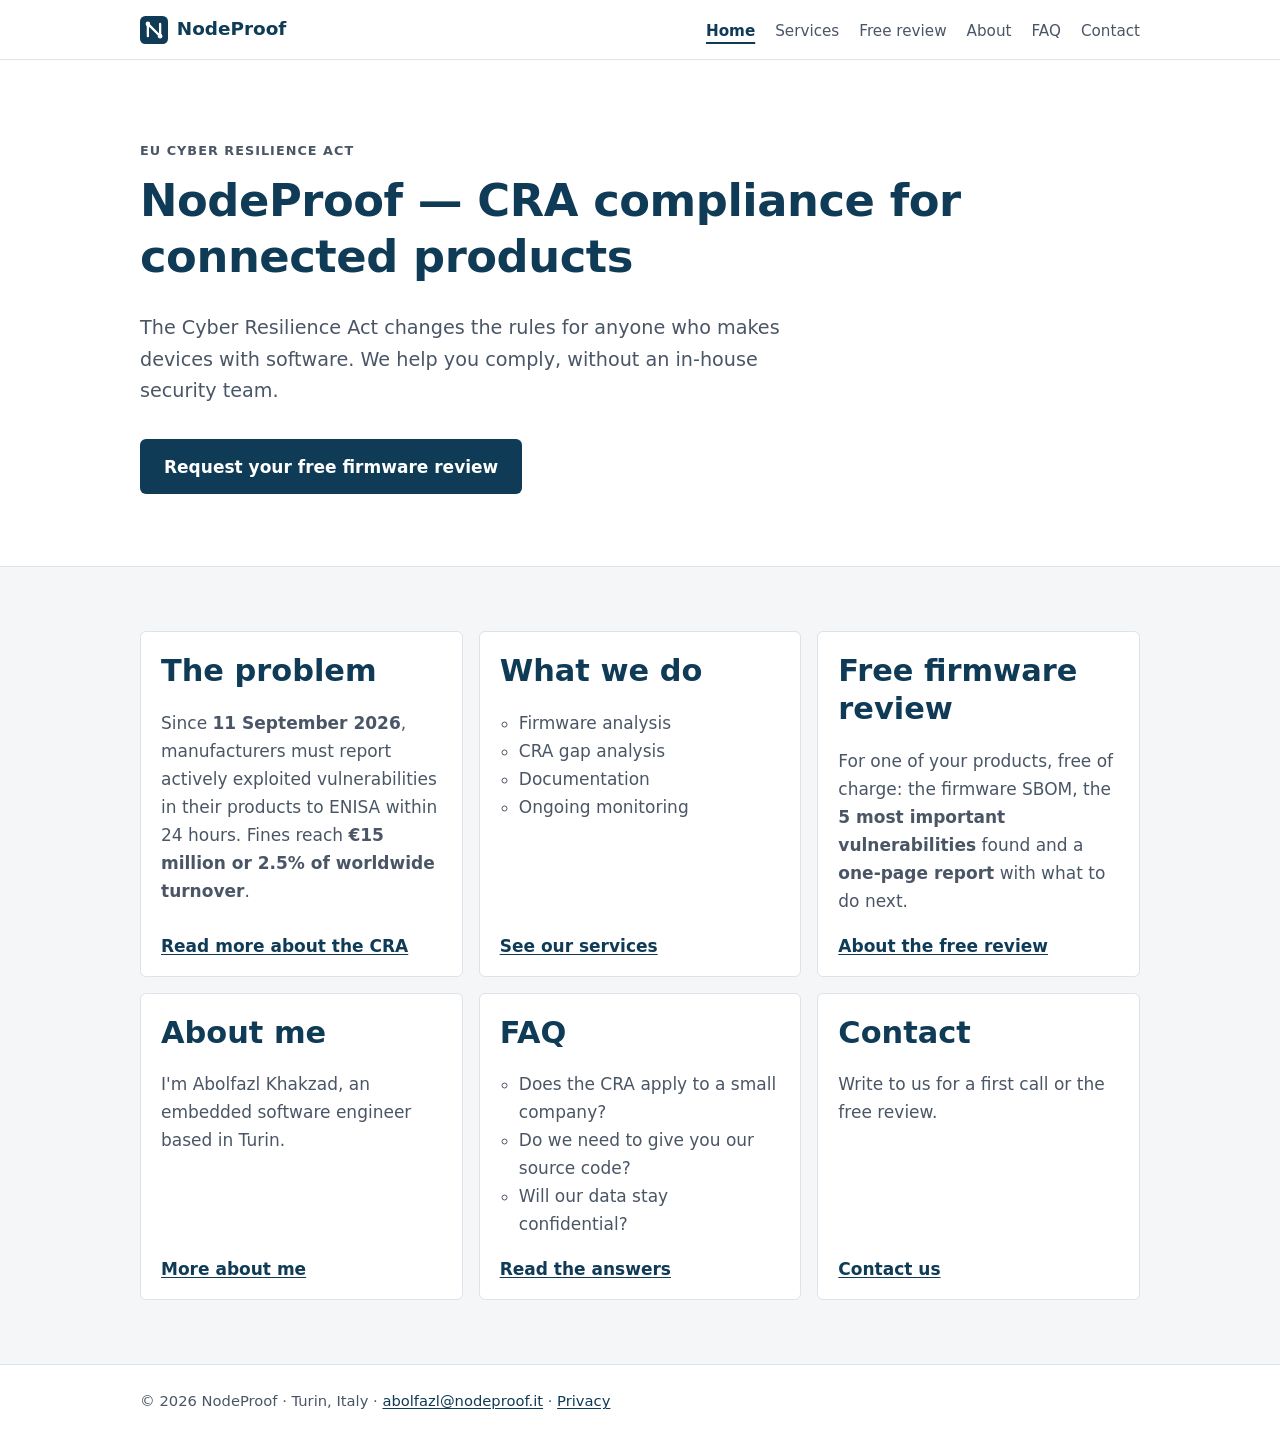
<file: index.html>
<!doctype html>
<html lang="en">
<head>
  <meta charset="utf-8">
  <meta name="viewport" content="width=device-width, initial-scale=1">
  <meta http-equiv="Content-Security-Policy" content="default-src 'self'; img-src 'self'; style-src 'self'; script-src 'none'; object-src 'none'; base-uri 'self'; form-action 'self' https://forminit.com">
  <meta name="referrer" content="strict-origin-when-cross-origin">
  <title>NodeProof — CRA compliance for connected products</title>
  <meta name="description" content="NodeProof helps manufacturers of connected products comply with the EU Cyber Resilience Act: firmware SBOM, vulnerability analysis, CRA gap analysis and documentation.">
  <link rel="icon" href="favicon.svg" type="image/svg+xml">
  <link rel="stylesheet" href="style.css">
  <meta property="og:type" content="website">
  <meta property="og:site_name" content="NodeProof">
  <meta property="og:url" content="https://nodeproof.it/">
  <meta property="og:title" content="NodeProof — CRA compliance for connected products">
  <meta property="og:description" content="NodeProof helps manufacturers of connected products comply with the EU Cyber Resilience Act: firmware SBOM, vulnerability analysis, CRA gap analysis and documentation.">
  <meta property="og:image" content="https://nodeproof.it/og-image-v2.png">
  <meta property="og:image:width" content="2400">
  <meta property="og:image:height" content="1254">
  <meta property="og:image:alt" content="NodeProof logo with the text: CRA compliance for connected products, nodeproof.it">
  <meta name="twitter:card" content="summary_large_image">
</head>
<body>
  <a class="skip" href="#main">Skip to content</a>

  <header class="site-header">
    <div class="wrap header-inner">
      <a class="brand" href="index.html" aria-label="NodeProof home">
        <img src="favicon.svg" alt="" width="28" height="28">
        <span>NodeProof</span>
      </a>
      <nav aria-label="Main">
        <ul>
          <li><a href="index.html" aria-current="page">Home</a></li>
          <li><a href="services.html">Services</a></li>
          <li><a href="free-review.html">Free review</a></li>
          <li><a href="about.html">About</a></li>
          <li><a href="faq.html">FAQ</a></li>
          <li><a href="contact.html">Contact</a></li>
        </ul>
      </nav>
    </div>
  </header>

  <main id="main">
    <section class="hero">
      <div class="wrap">
        <p class="eyebrow">EU Cyber Resilience Act</p>
        <h1>NodeProof — CRA compliance for connected products</h1>
        <p class="lead">The Cyber Resilience Act changes the rules for anyone who makes devices with software. We help you comply, without an in-house security team.</p>
        <a class="btn" href="contact.html">Request your free firmware review</a>
      </div>
    </section>

    <section class="section alt">
      <div class="wrap">
        <ul class="teasers">
          <li>
            <h2>The problem</h2>
            <p>Since <strong>11 September 2026</strong>, manufacturers must report actively exploited vulnerabilities in their products to ENISA within 24 hours. Fines reach <strong>€15 million or 2.5% of worldwide turnover</strong>.</p>
            <a class="more" href="services.html#problem">Read more about the CRA</a>
          </li>
          <li>
            <h2>What we do</h2>
            <ul>
              <li>Firmware analysis</li>
              <li>CRA gap analysis</li>
              <li>Documentation</li>
              <li>Ongoing monitoring</li>
            </ul>
            <a class="more" href="services.html#services">See our services</a>
          </li>
          <li>
            <h2>Free firmware review</h2>
            <p>For one of your products, free of charge: the firmware SBOM, the <strong>5 most important vulnerabilities</strong> found and a <strong>one-page report</strong> with what to do next.</p>
            <a class="more" href="free-review.html">About the free review</a>
          </li>
          <li>
            <h2>About me</h2>
            <p>I'm Abolfazl Khakzad, an embedded software engineer based in Turin.</p>
            <a class="more" href="about.html">More about me</a>
          </li>
          <li>
            <h2>FAQ</h2>
            <ul>
              <li>Does the CRA apply to a small company?</li>
              <li>Do we need to give you our source code?</li>
              <li>Will our data stay confidential?</li>
            </ul>
            <a class="more" href="faq.html">Read the answers</a>
          </li>
          <li>
            <h2>Contact</h2>
            <p>Write to us for a first call or the free review.</p>
            <a class="more" href="contact.html">Contact us</a>
          </li>
        </ul>
      </div>
    </section>
  </main>

  <footer class="site-footer">
    <div class="wrap">
      <p>© 2026 NodeProof · Turin, Italy · <a href="mailto:abolfazl@nodeproof.it">abolfazl@nodeproof.it</a> · <a href="privacy.html">Privacy</a></p>
    </div>
  </footer>
</body>
</html>
</file>
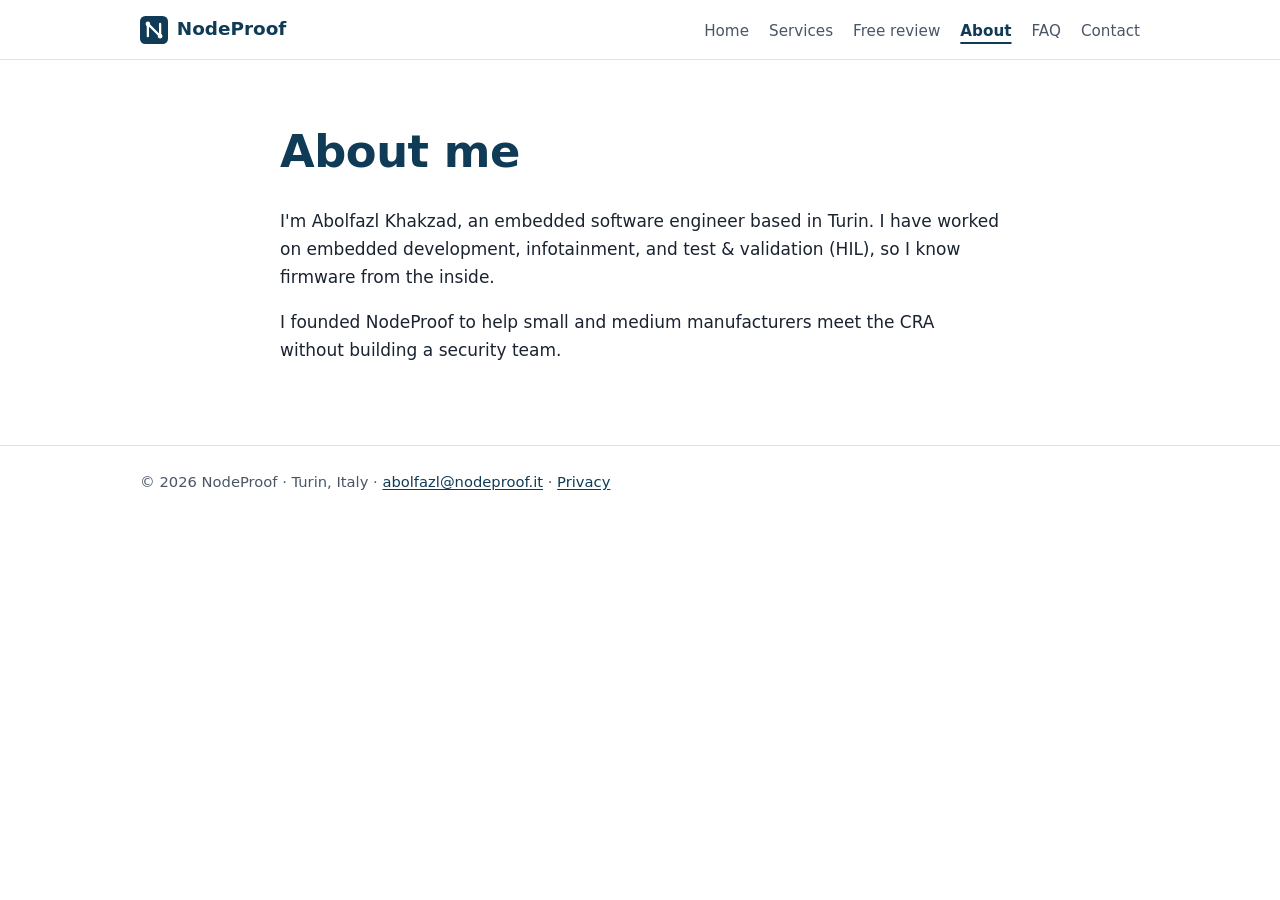
<file: about.html>
<!doctype html>
<html lang="en">
<head>
  <meta charset="utf-8">
  <meta name="viewport" content="width=device-width, initial-scale=1">
  <meta http-equiv="Content-Security-Policy" content="default-src 'self'; img-src 'self'; style-src 'self'; script-src 'none'; object-src 'none'; base-uri 'self'; form-action 'self' https://forminit.com">
  <meta name="referrer" content="strict-origin-when-cross-origin">
  <title>About — NodeProof</title>
  <meta name="description" content="Abolfazl Khakzad, embedded software engineer in Turin and founder of NodeProof.">
  <link rel="icon" href="favicon.svg" type="image/svg+xml">
  <link rel="stylesheet" href="style.css">
  <meta property="og:type" content="website">
  <meta property="og:site_name" content="NodeProof">
  <meta property="og:url" content="https://nodeproof.it/about.html">
  <meta property="og:title" content="About — NodeProof">
  <meta property="og:description" content="Abolfazl Khakzad, embedded software engineer in Turin and founder of NodeProof.">
  <meta property="og:image" content="https://nodeproof.it/og-image-v2.png">
  <meta property="og:image:width" content="2400">
  <meta property="og:image:height" content="1254">
  <meta property="og:image:alt" content="NodeProof logo with the text: CRA compliance for connected products, nodeproof.it">
  <meta name="twitter:card" content="summary_large_image">
</head>
<body>
  <a class="skip" href="#main">Skip to content</a>

  <header class="site-header">
    <div class="wrap header-inner">
      <a class="brand" href="index.html" aria-label="NodeProof home">
        <img src="favicon.svg" alt="" width="28" height="28">
        <span>NodeProof</span>
      </a>
      <nav aria-label="Main">
        <ul>
          <li><a href="index.html">Home</a></li>
          <li><a href="services.html">Services</a></li>
          <li><a href="free-review.html">Free review</a></li>
          <li><a href="about.html" aria-current="page">About</a></li>
          <li><a href="faq.html">FAQ</a></li>
          <li><a href="contact.html">Contact</a></li>
        </ul>
      </nav>
    </div>
  </header>

  <main id="main">
    <section id="about" class="section">
      <div class="wrap narrow">
        <h1>About me</h1>
        <p>I'm Abolfazl Khakzad, an embedded software engineer based in Turin. I have worked on embedded development, infotainment, and test &amp; validation (HIL), so I know firmware from the inside.</p>
        <p>I founded NodeProof to help small and medium manufacturers meet the CRA without building a security team.</p>
      </div>
    </section>
  </main>

  <footer class="site-footer">
    <div class="wrap">
      <p>© 2026 NodeProof · Turin, Italy · <a href="mailto:abolfazl@nodeproof.it">abolfazl@nodeproof.it</a> · <a href="privacy.html">Privacy</a></p>
    </div>
  </footer>
</body>
</html>
</file>
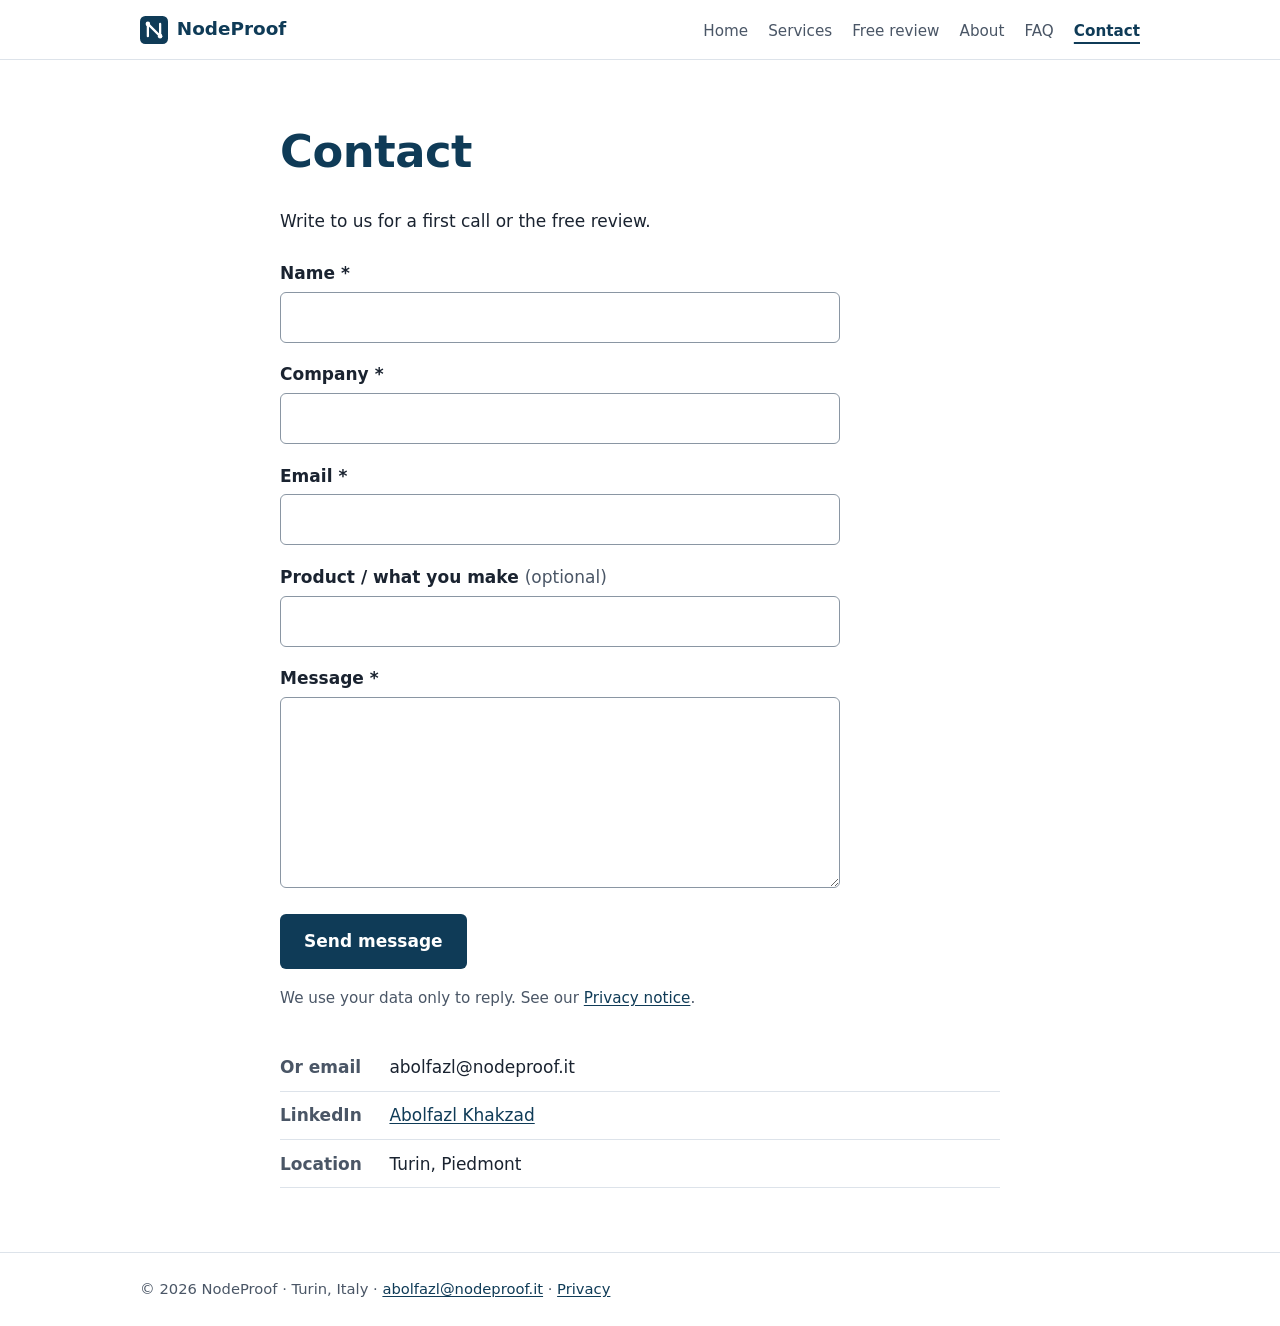
<file: contact.html>
<!doctype html>
<html lang="en">
<head>
  <meta charset="utf-8">
  <meta name="viewport" content="width=device-width, initial-scale=1">
  <meta http-equiv="Content-Security-Policy" content="default-src 'self'; img-src 'self'; style-src 'self'; script-src 'none'; object-src 'none'; base-uri 'self'; form-action 'self' https://forminit.com">
  <meta name="referrer" content="strict-origin-when-cross-origin">
  <title>Contact — NodeProof</title>
  <meta name="description" content="Contact NodeProof for a first call or a free firmware review.">
  <link rel="icon" href="favicon.svg" type="image/svg+xml">
  <link rel="stylesheet" href="style.css">
  <meta property="og:type" content="website">
  <meta property="og:site_name" content="NodeProof">
  <meta property="og:url" content="https://nodeproof.it/contact.html">
  <meta property="og:title" content="Contact — NodeProof">
  <meta property="og:description" content="Contact NodeProof for a first call or a free firmware review.">
  <meta property="og:image" content="https://nodeproof.it/og-image-v2.png">
  <meta property="og:image:width" content="2400">
  <meta property="og:image:height" content="1254">
  <meta property="og:image:alt" content="NodeProof logo with the text: CRA compliance for connected products, nodeproof.it">
  <meta name="twitter:card" content="summary_large_image">
</head>
<body>
  <a class="skip" href="#main">Skip to content</a>

  <header class="site-header">
    <div class="wrap header-inner">
      <a class="brand" href="index.html" aria-label="NodeProof home">
        <img src="favicon.svg" alt="" width="28" height="28">
        <span>NodeProof</span>
      </a>
      <nav aria-label="Main">
        <ul>
          <li><a href="index.html">Home</a></li>
          <li><a href="services.html">Services</a></li>
          <li><a href="free-review.html">Free review</a></li>
          <li><a href="about.html">About</a></li>
          <li><a href="faq.html">FAQ</a></li>
          <li><a href="contact.html" aria-current="page">Contact</a></li>
        </ul>
      </nav>
    </div>
  </header>

  <main id="main">
    <section id="contact" class="section">
      <div class="wrap narrow">
        <h1>Contact</h1>
        <p>Write to us for a first call or the free review.</p>

        <form class="form" action="https://forminit.com/f/ra4a14yf1hd" method="POST">
          <div>
            <label for="name">Name <span aria-hidden="true">*</span></label>
            <input id="name" name="fi-text-name" type="text" autocomplete="name" required maxlength="100">
          </div>
          <div>
            <label for="company">Company <span aria-hidden="true">*</span></label>
            <input id="company" name="fi-sender-company" type="text" autocomplete="organization" required>
          </div>
          <div>
            <label for="email">Email <span aria-hidden="true">*</span></label>
            <input id="email" name="fi-sender-email" type="email" autocomplete="email" required>
          </div>
          <div>
            <label for="product">Product / what you make <span class="opt">(optional)</span></label>
            <input id="product" name="fi-text-product" type="text">
          </div>
          <div>
            <label for="message">Message <span aria-hidden="true">*</span></label>
            <textarea id="message" name="fi-text-message" rows="6" required></textarea>
          </div>
          <div class="hp" aria-hidden="true">
            <label for="website">Leave this field empty</label>
            <input id="website" name="_gotcha" type="text" tabindex="-1" autocomplete="off">
          </div>
          <button class="btn" type="submit">Send message</button>
          <p class="note">We use your data only to reply. See our <a href="privacy.html">Privacy notice</a>.</p>
        </form>

        <ul class="contact fallback">
          <li><span class="label">Or email</span> abolfazl@nodeproof.it</li>
          <li><span class="label">LinkedIn</span> <a href="https://www.linkedin.com/in/abolfazl-khakzad" rel="noopener noreferrer">Abolfazl Khakzad</a></li>
          <li><span class="label">Location</span> Turin, Piedmont</li>
        </ul>
      </div>
    </section>
  </main>

  <footer class="site-footer">
    <div class="wrap">
      <p>© 2026 NodeProof · Turin, Italy · <a href="mailto:abolfazl@nodeproof.it">abolfazl@nodeproof.it</a> · <a href="privacy.html">Privacy</a></p>
    </div>
  </footer>
</body>
</html>
</file>
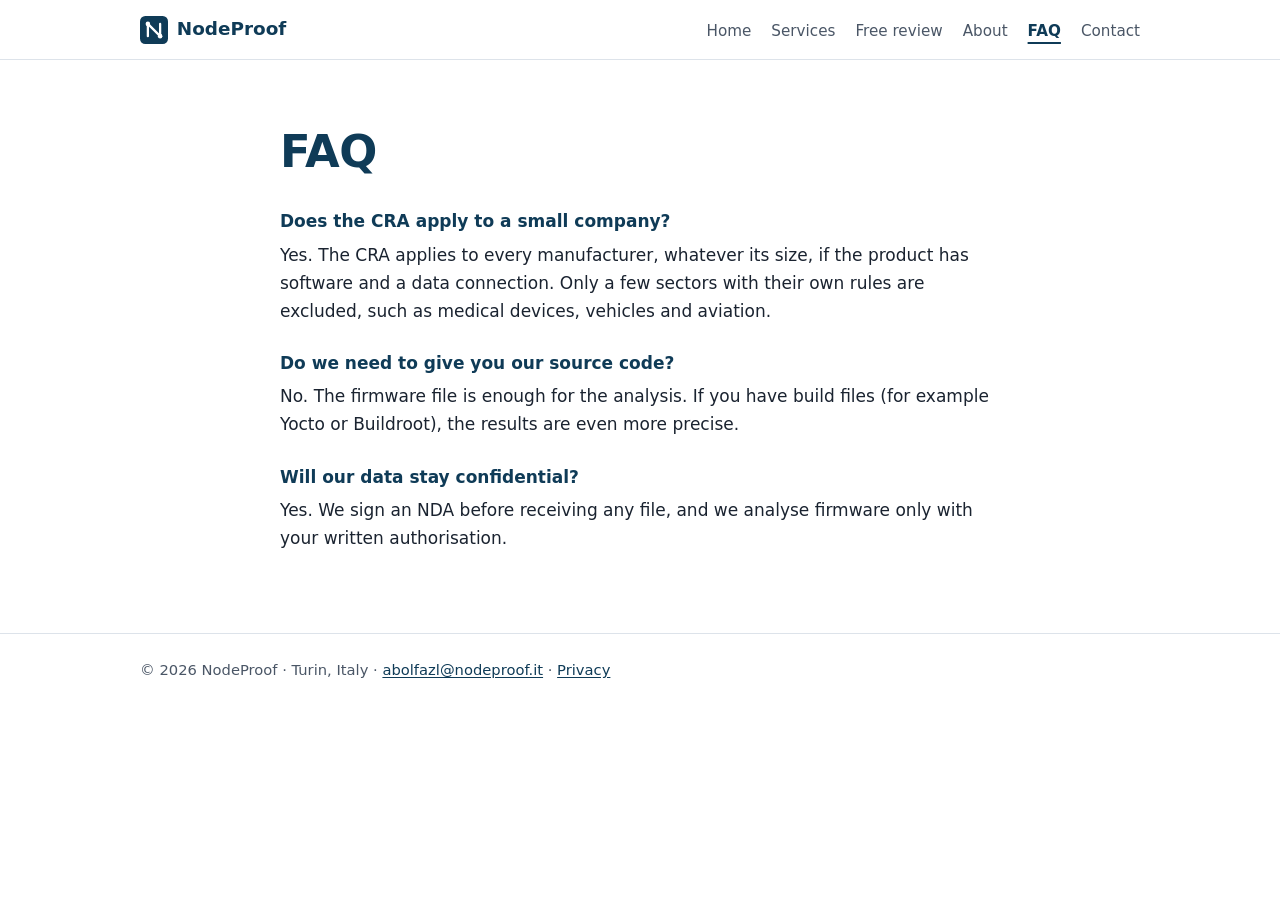
<file: faq.html>
<!doctype html>
<html lang="en">
<head>
  <meta charset="utf-8">
  <meta name="viewport" content="width=device-width, initial-scale=1">
  <meta http-equiv="Content-Security-Policy" content="default-src 'self'; img-src 'self'; style-src 'self'; script-src 'none'; object-src 'none'; base-uri 'self'; form-action 'self' https://forminit.com">
  <meta name="referrer" content="strict-origin-when-cross-origin">
  <title>FAQ — NodeProof</title>
  <meta name="description" content="Frequently asked questions about the Cyber Resilience Act and the NodeProof firmware review.">
  <link rel="icon" href="favicon.svg" type="image/svg+xml">
  <link rel="stylesheet" href="style.css">
  <meta property="og:type" content="website">
  <meta property="og:site_name" content="NodeProof">
  <meta property="og:url" content="https://nodeproof.it/faq.html">
  <meta property="og:title" content="FAQ — NodeProof">
  <meta property="og:description" content="Frequently asked questions about the Cyber Resilience Act and the NodeProof firmware review.">
  <meta property="og:image" content="https://nodeproof.it/og-image-v2.png">
  <meta property="og:image:width" content="2400">
  <meta property="og:image:height" content="1254">
  <meta property="og:image:alt" content="NodeProof logo with the text: CRA compliance for connected products, nodeproof.it">
  <meta name="twitter:card" content="summary_large_image">
</head>
<body>
  <a class="skip" href="#main">Skip to content</a>

  <header class="site-header">
    <div class="wrap header-inner">
      <a class="brand" href="index.html" aria-label="NodeProof home">
        <img src="favicon.svg" alt="" width="28" height="28">
        <span>NodeProof</span>
      </a>
      <nav aria-label="Main">
        <ul>
          <li><a href="index.html">Home</a></li>
          <li><a href="services.html">Services</a></li>
          <li><a href="free-review.html">Free review</a></li>
          <li><a href="about.html">About</a></li>
          <li><a href="faq.html" aria-current="page">FAQ</a></li>
          <li><a href="contact.html">Contact</a></li>
        </ul>
      </nav>
    </div>
  </header>

  <main id="main">
    <section id="faq" class="section">
      <div class="wrap narrow">
        <h1>FAQ</h1>
        <dl class="faq">
          <dt>Does the CRA apply to a small company?</dt>
          <dd>Yes. The CRA applies to every manufacturer, whatever its size, if the product has software and a data connection. Only a few sectors with their own rules are excluded, such as medical devices, vehicles and aviation.</dd>
          <dt>Do we need to give you our source code?</dt>
          <dd>No. The firmware file is enough for the analysis. If you have build files (for example Yocto or Buildroot), the results are even more precise.</dd>
          <dt>Will our data stay confidential?</dt>
          <dd>Yes. We sign an NDA before receiving any file, and we analyse firmware only with your written authorisation.</dd>
        </dl>
      </div>
    </section>
  </main>

  <footer class="site-footer">
    <div class="wrap">
      <p>© 2026 NodeProof · Turin, Italy · <a href="mailto:abolfazl@nodeproof.it">abolfazl@nodeproof.it</a> · <a href="privacy.html">Privacy</a></p>
    </div>
  </footer>
</body>
</html>
</file>
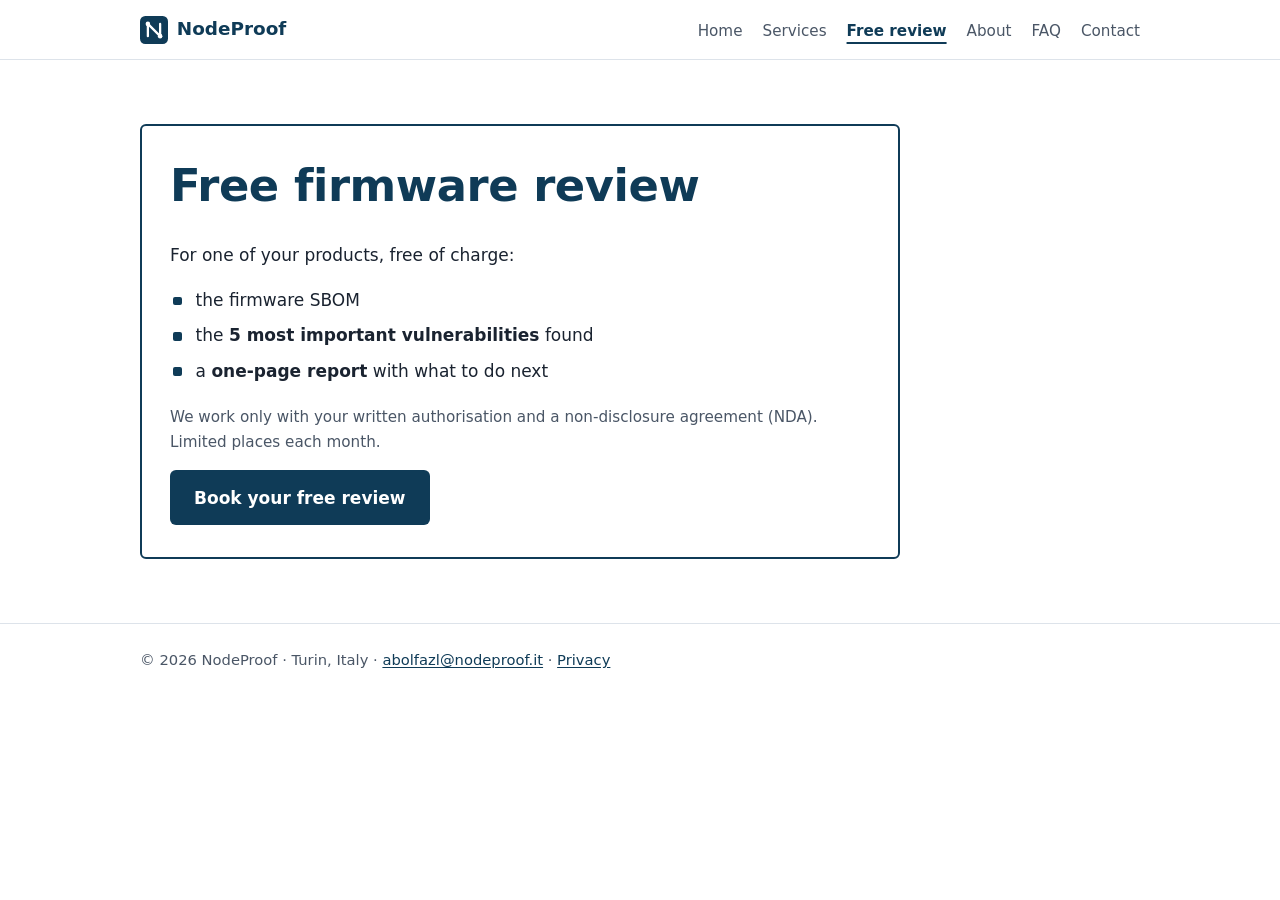
<file: free-review.html>
<!doctype html>
<html lang="en">
<head>
  <meta charset="utf-8">
  <meta name="viewport" content="width=device-width, initial-scale=1">
  <meta http-equiv="Content-Security-Policy" content="default-src 'self'; img-src 'self'; style-src 'self'; script-src 'none'; object-src 'none'; base-uri 'self'; form-action 'self' https://forminit.com">
  <meta name="referrer" content="strict-origin-when-cross-origin">
  <title>Free firmware review — NodeProof</title>
  <meta name="description" content="A free firmware review for one of your products: the SBOM, the 5 most important vulnerabilities and a one-page report.">
  <link rel="icon" href="favicon.svg" type="image/svg+xml">
  <link rel="stylesheet" href="style.css">
  <meta property="og:type" content="website">
  <meta property="og:site_name" content="NodeProof">
  <meta property="og:url" content="https://nodeproof.it/free-review.html">
  <meta property="og:title" content="Free firmware review — NodeProof">
  <meta property="og:description" content="A free firmware review for one of your products: the SBOM, the 5 most important vulnerabilities and a one-page report.">
  <meta property="og:image" content="https://nodeproof.it/og-image-v2.png">
  <meta property="og:image:width" content="2400">
  <meta property="og:image:height" content="1254">
  <meta property="og:image:alt" content="NodeProof logo with the text: CRA compliance for connected products, nodeproof.it">
  <meta name="twitter:card" content="summary_large_image">
</head>
<body>
  <a class="skip" href="#main">Skip to content</a>

  <header class="site-header">
    <div class="wrap header-inner">
      <a class="brand" href="index.html" aria-label="NodeProof home">
        <img src="favicon.svg" alt="" width="28" height="28">
        <span>NodeProof</span>
      </a>
      <nav aria-label="Main">
        <ul>
          <li><a href="index.html">Home</a></li>
          <li><a href="services.html">Services</a></li>
          <li><a href="free-review.html" aria-current="page">Free review</a></li>
          <li><a href="about.html">About</a></li>
          <li><a href="faq.html">FAQ</a></li>
          <li><a href="contact.html">Contact</a></li>
        </ul>
      </nav>
    </div>
  </header>

  <main id="main">
    <section id="review" class="section">
      <div class="wrap">
        <div class="offer">
          <h1>Free firmware review</h1>
          <p>For one of your products, free of charge:</p>
          <ul class="ticks">
            <li>the firmware SBOM</li>
            <li>the <strong>5 most important vulnerabilities</strong> found</li>
            <li>a <strong>one-page report</strong> with what to do next</li>
          </ul>
          <p class="small">We work only with your written authorisation and a non-disclosure agreement (NDA). Limited places each month.</p>
          <a class="btn" href="contact.html">Book your free review</a>
        </div>
      </div>
    </section>
  </main>

  <footer class="site-footer">
    <div class="wrap">
      <p>© 2026 NodeProof · Turin, Italy · <a href="mailto:abolfazl@nodeproof.it">abolfazl@nodeproof.it</a> · <a href="privacy.html">Privacy</a></p>
    </div>
  </footer>
</body>
</html>
</file>
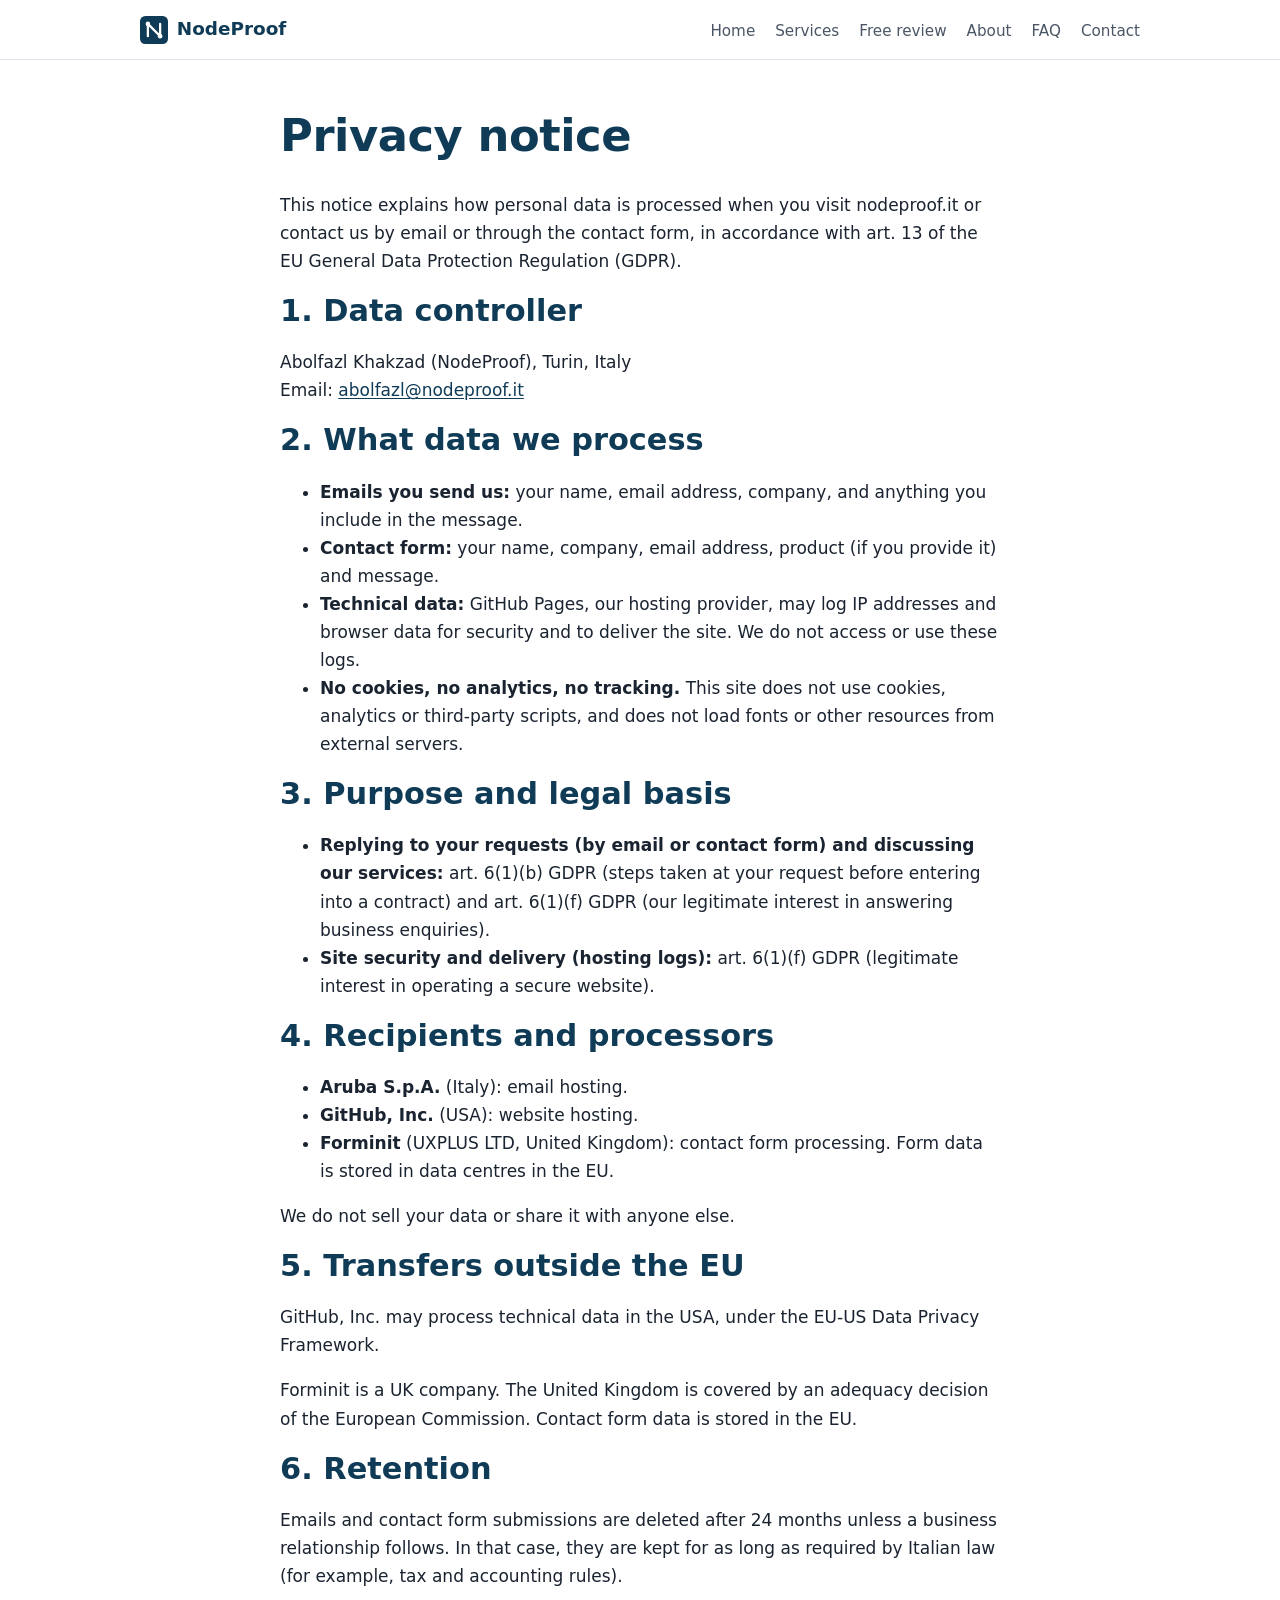
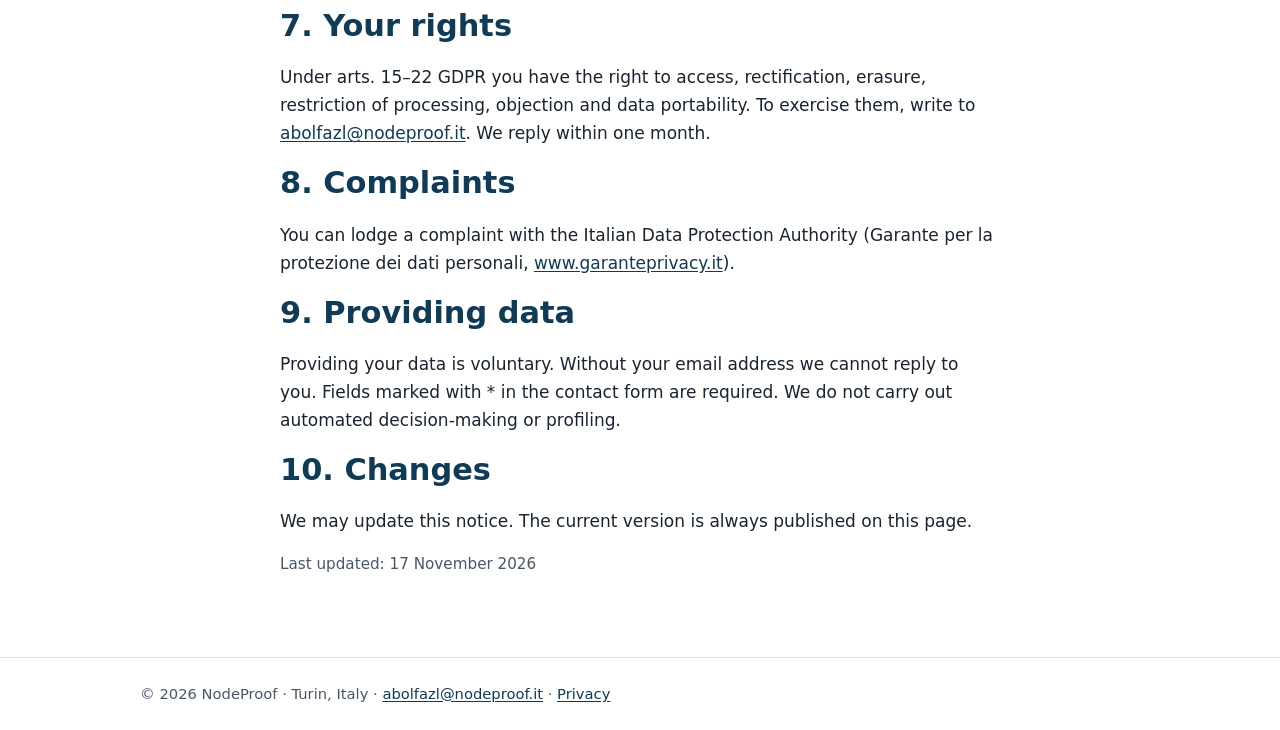
<file: privacy.html>
<!doctype html>
<html lang="en">
<head>
  <meta charset="utf-8">
  <meta name="viewport" content="width=device-width, initial-scale=1">
  <meta http-equiv="Content-Security-Policy" content="default-src 'self'; img-src 'self'; style-src 'self'; script-src 'none'; object-src 'none'; base-uri 'self'; form-action 'self' https://forminit.com">
  <meta name="referrer" content="strict-origin-when-cross-origin">
  <title>Privacy — NodeProof</title>
  <meta name="description" content="Privacy notice for nodeproof.it (art. 13 GDPR).">
  <link rel="icon" href="favicon.svg" type="image/svg+xml">
  <link rel="stylesheet" href="style.css">
  <meta property="og:type" content="website">
  <meta property="og:site_name" content="NodeProof">
  <meta property="og:url" content="https://nodeproof.it/privacy.html">
  <meta property="og:title" content="Privacy — NodeProof">
  <meta property="og:description" content="Privacy notice for nodeproof.it (art. 13 GDPR).">
  <meta property="og:image" content="https://nodeproof.it/og-image-v2.png">
  <meta property="og:image:width" content="2400">
  <meta property="og:image:height" content="1254">
  <meta property="og:image:alt" content="NodeProof logo with the text: CRA compliance for connected products, nodeproof.it">
  <meta name="twitter:card" content="summary_large_image">
</head>
<body>
  <header class="site-header">
    <div class="wrap header-inner">
      <a class="brand" href="index.html" aria-label="NodeProof home">
        <img src="favicon.svg" alt="" width="28" height="28">
        <span>NodeProof</span>
      </a>
      <nav aria-label="Main">
        <ul>
          <li><a href="index.html">Home</a></li>
          <li><a href="services.html">Services</a></li>
          <li><a href="free-review.html">Free review</a></li>
          <li><a href="about.html">About</a></li>
          <li><a href="faq.html">FAQ</a></li>
          <li><a href="contact.html">Contact</a></li>
        </ul>
      </nav>
    </div>
  </header>

  <main id="main" class="page">
    <div class="wrap narrow">
      <!-- TODO: once the Partita IVA is opened, add it to the Data controller section
           (and the business address, if required) and to the site footer. -->

      <h1>Privacy notice</h1>
      <p>This notice explains how personal data is processed when you visit nodeproof.it or contact us by email or through the contact form, in accordance with art. 13 of the EU General Data Protection Regulation (GDPR).</p>

      <h2>1. Data controller</h2>
      <p>Abolfazl Khakzad (NodeProof), Turin, Italy<br>
      Email: <a href="mailto:abolfazl@nodeproof.it">abolfazl@nodeproof.it</a></p>

      <h2>2. What data we process</h2>
      <ul>
        <li><strong>Emails you send us:</strong> your name, email address, company, and anything you include in the message.</li>
        <li><strong>Contact form:</strong> your name, company, email address, product (if you provide it) and message.</li>
        <li><strong>Technical data:</strong> GitHub Pages, our hosting provider, may log IP addresses and browser data for security and to deliver the site. We do not access or use these logs.</li>
        <li><strong>No cookies, no analytics, no tracking.</strong> This site does not use cookies, analytics or third-party scripts, and does not load fonts or other resources from external servers.</li>
      </ul>

      <h2>3. Purpose and legal basis</h2>
      <ul>
        <li><strong>Replying to your requests (by email or contact form) and discussing our services:</strong> art. 6(1)(b) GDPR (steps taken at your request before entering into a contract) and art. 6(1)(f) GDPR (our legitimate interest in answering business enquiries).</li>
        <li><strong>Site security and delivery (hosting logs):</strong> art. 6(1)(f) GDPR (legitimate interest in operating a secure website).</li>
      </ul>

      <h2>4. Recipients and processors</h2>
      <ul>
        <li><strong>Aruba S.p.A.</strong> (Italy): email hosting.</li>
        <li><strong>GitHub, Inc.</strong> (USA): website hosting.</li>
        <li><strong>Forminit</strong> (UXPLUS LTD, United Kingdom): contact form processing. Form data is stored in data centres in the EU.</li>
      </ul>
      <p>We do not sell your data or share it with anyone else.</p>

      <h2>5. Transfers outside the EU</h2>
      <p>GitHub, Inc. may process technical data in the USA, under the EU-US Data Privacy Framework.</p>
      <p>Forminit is a UK company. The United Kingdom is covered by an adequacy decision of the European Commission. Contact form data is stored in the EU.</p>

      <h2>6. Retention</h2>
      <p>Emails and contact form submissions are deleted after 24 months unless a business relationship follows. In that case, they are kept for as long as required by Italian law (for example, tax and accounting rules).</p>

      <h2>7. Your rights</h2>
      <p>Under arts. 15–22 GDPR you have the right to access, rectification, erasure, restriction of processing, objection and data portability. To exercise them, write to <a href="mailto:abolfazl@nodeproof.it">abolfazl@nodeproof.it</a>. We reply within one month.</p>

      <h2>8. Complaints</h2>
      <p>You can lodge a complaint with the Italian Data Protection Authority (Garante per la protezione dei dati personali, <a href="https://www.garanteprivacy.it" rel="noopener noreferrer">www.garanteprivacy.it</a>).</p>

      <h2>9. Providing data</h2>
      <p>Providing your data is voluntary. Without your email address we cannot reply to you. Fields marked with * in the contact form are required. We do not carry out automated decision-making or profiling.</p>

      <h2>10. Changes</h2>
      <p>We may update this notice. The current version is always published on this page.</p>
      <p class="small">Last updated: 17 November 2026</p>
    </div>
  </main>

  <footer class="site-footer">
    <div class="wrap">
      <p>© 2026 NodeProof · Turin, Italy · <a href="mailto:abolfazl@nodeproof.it">abolfazl@nodeproof.it</a> · <a href="privacy.html">Privacy</a></p>
    </div>
  </footer>
</body>
</html>
</file>
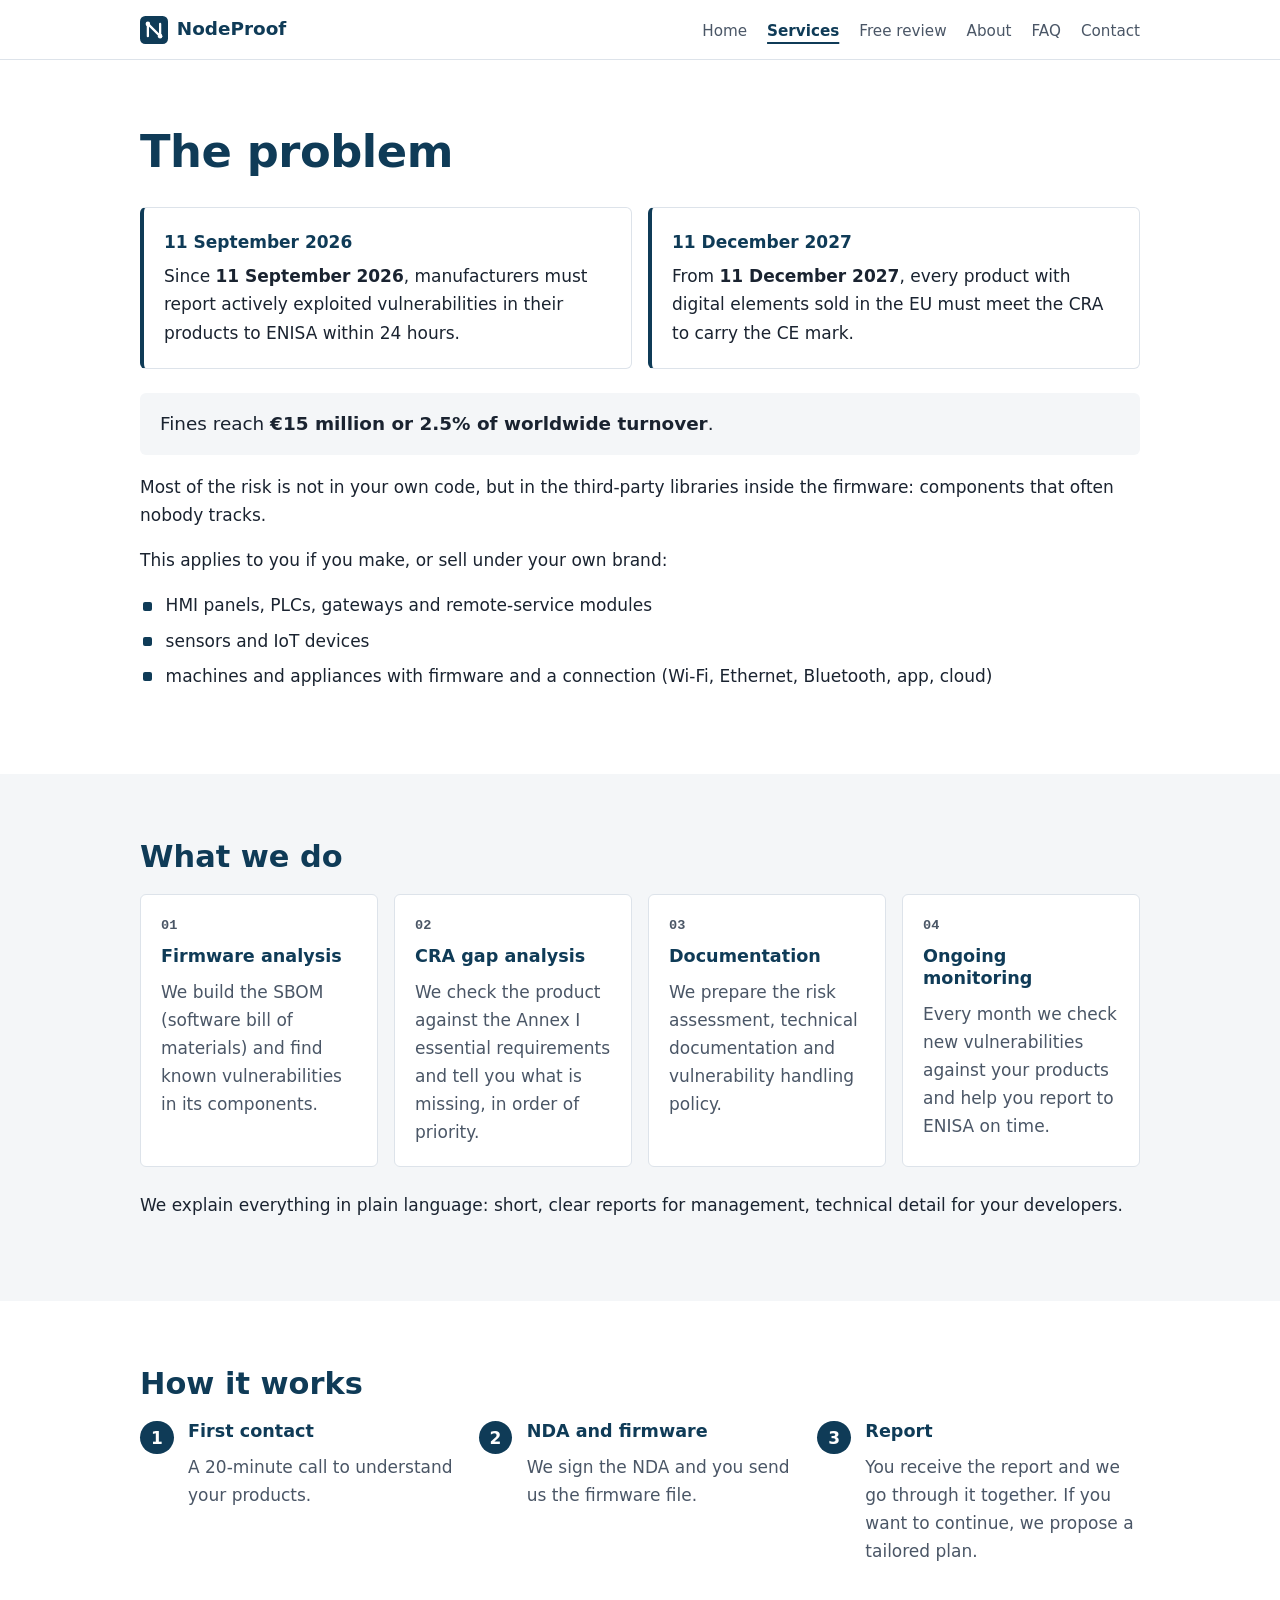
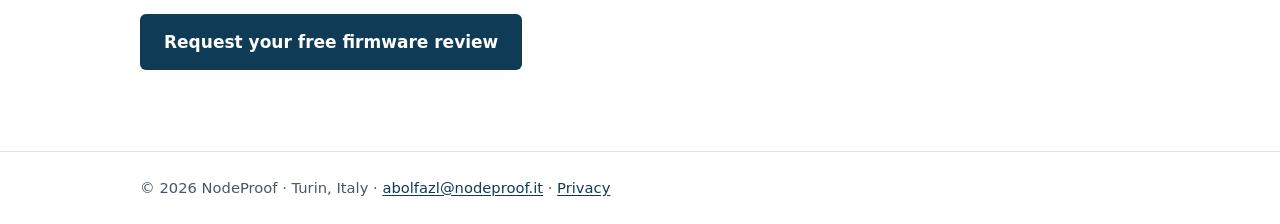
<file: services.html>
<!doctype html>
<html lang="en">
<head>
  <meta charset="utf-8">
  <meta name="viewport" content="width=device-width, initial-scale=1">
  <meta http-equiv="Content-Security-Policy" content="default-src 'self'; img-src 'self'; style-src 'self'; script-src 'none'; object-src 'none'; base-uri 'self'; form-action 'self' https://forminit.com">
  <meta name="referrer" content="strict-origin-when-cross-origin">
  <title>Services — NodeProof</title>
  <meta name="description" content="CRA deadlines and fines, and how NodeProof helps: firmware analysis, CRA gap analysis, documentation and ongoing monitoring.">
  <link rel="icon" href="favicon.svg" type="image/svg+xml">
  <link rel="stylesheet" href="style.css">
  <meta property="og:type" content="website">
  <meta property="og:site_name" content="NodeProof">
  <meta property="og:url" content="https://nodeproof.it/services.html">
  <meta property="og:title" content="Services — NodeProof">
  <meta property="og:description" content="CRA deadlines and fines, and how NodeProof helps: firmware analysis, CRA gap analysis, documentation and ongoing monitoring.">
  <meta property="og:image" content="https://nodeproof.it/og-image-v2.png">
  <meta property="og:image:width" content="2400">
  <meta property="og:image:height" content="1254">
  <meta property="og:image:alt" content="NodeProof logo with the text: CRA compliance for connected products, nodeproof.it">
  <meta name="twitter:card" content="summary_large_image">
</head>
<body>
  <a class="skip" href="#main">Skip to content</a>

  <header class="site-header">
    <div class="wrap header-inner">
      <a class="brand" href="index.html" aria-label="NodeProof home">
        <img src="favicon.svg" alt="" width="28" height="28">
        <span>NodeProof</span>
      </a>
      <nav aria-label="Main">
        <ul>
          <li><a href="index.html">Home</a></li>
          <li><a href="services.html" aria-current="page">Services</a></li>
          <li><a href="free-review.html">Free review</a></li>
          <li><a href="about.html">About</a></li>
          <li><a href="faq.html">FAQ</a></li>
          <li><a href="contact.html">Contact</a></li>
        </ul>
      </nav>
    </div>
  </header>

  <main id="main">
    <section id="problem" class="section">
      <div class="wrap">
        <h1>The problem</h1>
        <div class="dates">
          <div class="date-card">
            <p class="date">11 September 2026</p>
            <p>Since <strong>11 September 2026</strong>, manufacturers must report actively exploited vulnerabilities in their products to ENISA within 24 hours.</p>
          </div>
          <div class="date-card">
            <p class="date">11 December 2027</p>
            <p>From <strong>11 December 2027</strong>, every product with digital elements sold in the EU must meet the CRA to carry the CE mark.</p>
          </div>
        </div>
        <p class="callout">Fines reach <strong>€15 million or 2.5% of worldwide turnover</strong>.</p>
        <p>Most of the risk is not in your own code, but in the third-party libraries inside the firmware: components that often nobody tracks.</p>
        <p>This applies to you if you make, or sell under your own brand:</p>
        <ul class="ticks">
          <li>HMI panels, PLCs, gateways and remote-service modules</li>
          <li>sensors and IoT devices</li>
          <li>machines and appliances with firmware and a connection (Wi-Fi, Ethernet, Bluetooth, app, cloud)</li>
        </ul>
      </div>
    </section>

    <section id="services" class="section alt">
      <div class="wrap">
        <h2>What we do</h2>
        <ol class="cards">
          <li>
            <h3>Firmware analysis</h3>
            <p>We build the SBOM (software bill of materials) and find known vulnerabilities in its components.</p>
          </li>
          <li>
            <h3>CRA gap analysis</h3>
            <p>We check the product against the Annex I essential requirements and tell you what is missing, in order of priority.</p>
          </li>
          <li>
            <h3>Documentation</h3>
            <p>We prepare the risk assessment, technical documentation and vulnerability handling policy.</p>
          </li>
          <li>
            <h3>Ongoing monitoring</h3>
            <p>Every month we check new vulnerabilities against your products and help you report to ENISA on time.</p>
          </li>
        </ol>
        <p>We explain everything in plain language: short, clear reports for management, technical detail for your developers.</p>
      </div>
    </section>

    <section id="how" class="section">
      <div class="wrap">
        <h2>How it works</h2>
        <ol class="steps">
          <li>
            <h3>First contact</h3>
            <p>A 20-minute call to understand your products.</p>
          </li>
          <li>
            <h3>NDA and firmware</h3>
            <p>We sign the NDA and you send us the firmware file.</p>
          </li>
          <li>
            <h3>Report</h3>
            <p>You receive the report and we go through it together. If you want to continue, we propose a tailored plan.</p>
          </li>
        </ol>
        <p class="cta"><a class="btn" href="contact.html">Request your free firmware review</a></p>
      </div>
    </section>
  </main>

  <footer class="site-footer">
    <div class="wrap">
      <p>© 2026 NodeProof · Turin, Italy · <a href="mailto:abolfazl@nodeproof.it">abolfazl@nodeproof.it</a> · <a href="privacy.html">Privacy</a></p>
    </div>
  </footer>
</body>
</html>
</file>
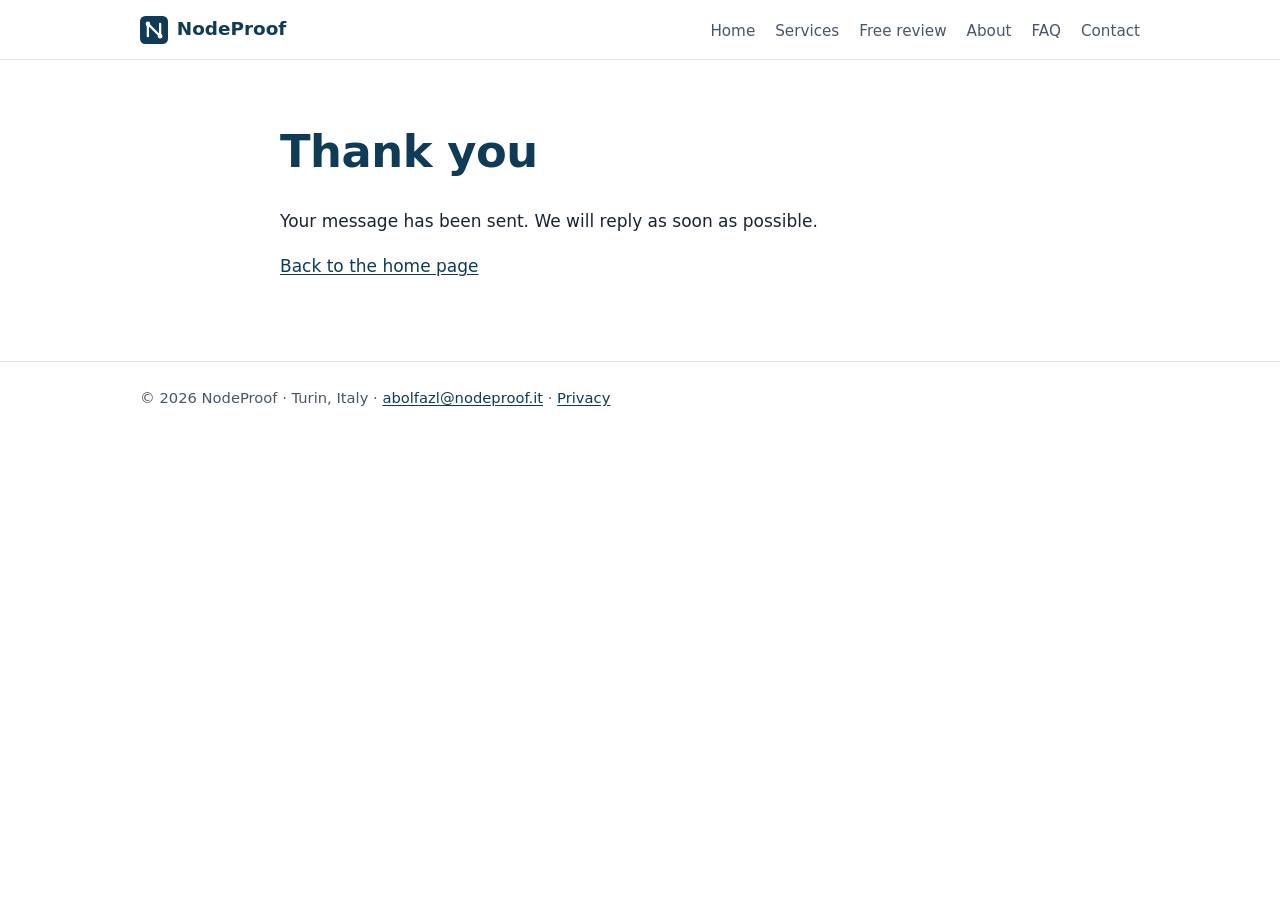
<file: thank-you.html>
<!doctype html>
<html lang="en">
<head>
  <meta charset="utf-8">
  <meta name="viewport" content="width=device-width, initial-scale=1">
  <meta http-equiv="Content-Security-Policy" content="default-src 'self'; img-src 'self'; style-src 'self'; script-src 'none'; object-src 'none'; base-uri 'self'; form-action 'self' https://forminit.com">
  <meta name="referrer" content="strict-origin-when-cross-origin">
  <meta name="robots" content="noindex">
  <title>Thank you — NodeProof</title>
  <link rel="icon" href="favicon.svg" type="image/svg+xml">
  <link rel="stylesheet" href="style.css">
  <meta property="og:type" content="website">
  <meta property="og:site_name" content="NodeProof">
  <meta property="og:url" content="https://nodeproof.it/thank-you.html">
  <meta property="og:title" content="Thank you — NodeProof">
  <meta property="og:description" content="Thank you for contacting NodeProof.">
  <meta property="og:image" content="https://nodeproof.it/og-image-v2.png">
  <meta property="og:image:width" content="2400">
  <meta property="og:image:height" content="1254">
  <meta property="og:image:alt" content="NodeProof logo with the text: CRA compliance for connected products, nodeproof.it">
  <meta name="twitter:card" content="summary_large_image">
</head>
<body>
  <a class="skip" href="#main">Skip to content</a>

  <header class="site-header">
    <div class="wrap header-inner">
      <a class="brand" href="index.html" aria-label="NodeProof home">
        <img src="favicon.svg" alt="" width="28" height="28">
        <span>NodeProof</span>
      </a>
      <nav aria-label="Main">
        <ul>
          <li><a href="index.html">Home</a></li>
          <li><a href="services.html">Services</a></li>
          <li><a href="free-review.html">Free review</a></li>
          <li><a href="about.html">About</a></li>
          <li><a href="faq.html">FAQ</a></li>
          <li><a href="contact.html">Contact</a></li>
        </ul>
      </nav>
    </div>
  </header>

  <main id="main">
    <section class="section">
      <div class="wrap narrow">
        <h1>Thank you</h1>
        <p>Your message has been sent. We will reply as soon as possible.</p>
        <p><a href="index.html">Back to the home page</a></p>
      </div>
    </section>
  </main>

  <footer class="site-footer">
    <div class="wrap">
      <p>© 2026 NodeProof · Turin, Italy · <a href="mailto:abolfazl@nodeproof.it">abolfazl@nodeproof.it</a> · <a href="privacy.html">Privacy</a></p>
    </div>
  </footer>
</body>
</html>
</file>
<file: style.css>
:root {
  --bg: #ffffff;
  --bg-alt: #f4f6f8;
  --text: #1a2330;
  --muted: #4a5666;
  --accent: #0f3b57;
  --accent-hover: #0a2a3f;
  --line: #dde3ea;
  --radius: 6px;
  --font: system-ui, -apple-system, "Segoe UI", Roboto, "Helvetica Neue", Arial, sans-serif;
}

*, *::before, *::after { box-sizing: border-box; }

html { scroll-behavior: smooth; }
@media (prefers-reduced-motion: reduce) { html { scroll-behavior: auto; } }

body {
  margin: 0;
  background: var(--bg);
  color: var(--text);
  font-family: var(--font);
  font-size: 1.0625rem;
  line-height: 1.65;
  -webkit-text-size-adjust: 100%;
}

img { max-width: 100%; height: auto; }

a { color: var(--accent); text-underline-offset: 2px; }
a:hover { color: var(--accent-hover); }
a:focus-visible, .btn:focus-visible {
  outline: 3px solid #f2a900;
  outline-offset: 2px;
}

h1, h2, h3 { line-height: 1.25; color: var(--accent); margin: 0 0 0.6em; }
h1 { font-size: clamp(1.9rem, 4.5vw, 2.8rem); letter-spacing: -0.01em; }
h2 { font-size: clamp(1.45rem, 3vw, 1.9rem); }
h3 { font-size: 1.1rem; }
p { margin: 0 0 1em; }

.wrap { max-width: 1040px; margin: 0 auto; padding: 0 1.25rem; }
.narrow { max-width: 760px; }

.skip {
  position: absolute; left: -999px; top: 0;
  background: var(--accent); color: #fff; padding: 0.5rem 1rem; z-index: 10;
}
.skip:focus { left: 0.5rem; top: 0.5rem; }

/* Header */
.site-header { border-bottom: 1px solid var(--line); background: var(--bg); }
.header-inner {
  display: flex; align-items: center; justify-content: space-between;
  flex-wrap: wrap; gap: 0.5rem 1.5rem; padding-top: 0.9rem; padding-bottom: 0.9rem;
}
.brand {
  display: inline-flex; align-items: center; gap: 0.55rem;
  font-weight: 700; font-size: 1.15rem; color: var(--accent); text-decoration: none;
}
.site-header nav ul {
  list-style: none; margin: 0; padding: 0;
  display: flex; flex-wrap: wrap; gap: 0.25rem 1.25rem;
}
.site-header nav a { color: var(--muted); text-decoration: none; font-size: 0.95rem; }
.site-header nav a:hover { color: var(--accent); text-decoration: underline; }

/* Hero */
.hero { padding: 5rem 0 4.5rem; border-bottom: 1px solid var(--line); }
.eyebrow {
  text-transform: uppercase; letter-spacing: 0.08em; font-size: 0.8rem;
  font-weight: 600; color: var(--muted); margin-bottom: 0.75rem;
}
.lead { font-size: 1.2rem; color: var(--muted); max-width: 640px; margin-bottom: 2rem; }

/* Buttons */
.btn {
  display: inline-block; background: var(--accent); color: #fff;
  padding: 0.85rem 1.5rem; border-radius: var(--radius);
  font-weight: 600; text-decoration: none;
}
.btn:hover { background: var(--accent-hover); color: #fff; }

/* Sections */
.section { padding: 4rem 0; }
.section.alt { background: var(--bg-alt); }

.dates { display: grid; grid-template-columns: repeat(auto-fit, minmax(260px, 1fr)); gap: 1rem; margin-bottom: 1.5rem; }
.date-card { border: 1px solid var(--line); border-left: 4px solid var(--accent); border-radius: var(--radius); padding: 1.25rem 1.25rem 0.25rem; background: var(--bg); }
.date { font-weight: 700; color: var(--accent); margin-bottom: 0.4rem; }

.callout { font-size: 1.15rem; padding: 1rem 1.25rem; background: var(--bg-alt); border-radius: var(--radius); }

.ticks { padding-left: 0; list-style: none; margin: 0 0 1.25rem; }
.ticks li { position: relative; padding-left: 1.6rem; margin-bottom: 0.45rem; }
.ticks li::before {
  content: ""; position: absolute; left: 0.2rem; top: 0.62em;
  width: 0.55rem; height: 0.55rem; background: var(--accent); border-radius: 2px;
}

/* Service cards */
.cards {
  list-style: none; padding: 0; margin: 0 0 1.5rem;
  display: grid; grid-template-columns: repeat(auto-fit, minmax(220px, 1fr)); gap: 1rem;
  counter-reset: card;
}
.cards li {
  background: var(--bg); border: 1px solid var(--line); border-radius: var(--radius);
  padding: 1.25rem; counter-increment: card;
}
.cards li::before {
  content: counter(card, decimal-leading-zero);
  display: block; font-weight: 700; color: var(--muted); font-size: 0.85rem; margin-bottom: 0.5rem;
  font-family: ui-monospace, "Cascadia Mono", Consolas, monospace;
}
.cards p { margin: 0; color: var(--muted); }

/* Offer */
.offer {
  max-width: 760px; border: 2px solid var(--accent); border-radius: var(--radius);
  padding: 2rem 1.75rem;
}
.small { font-size: 0.95rem; color: var(--muted); }

/* Steps */
.steps { list-style: none; padding: 0; margin: 0; counter-reset: step; display: grid; gap: 1rem; grid-template-columns: repeat(auto-fit, minmax(240px, 1fr)); }
.steps li { counter-increment: step; position: relative; padding-left: 3rem; }
.steps li::before {
  content: counter(step);
  position: absolute; left: 0; top: 0;
  width: 2.1rem; height: 2.1rem; border-radius: 50%;
  background: var(--accent); color: #fff; font-weight: 700;
  display: flex; align-items: center; justify-content: center;
}
.steps p { color: var(--muted); }

/* FAQ */
.faq dt { font-weight: 700; color: var(--accent); margin-top: 1.5rem; }
.faq dt:first-child { margin-top: 0; }
.faq dd { margin: 0.35rem 0 0; }

/* Contact */
.contact { list-style: none; padding: 0; margin: 0; }
.contact li { padding: 0.6rem 0; border-bottom: 1px solid var(--line); }
.contact .label { display: inline-block; min-width: 6.5rem; color: var(--muted); font-weight: 600; }

/* Footer */
.site-footer { border-top: 1px solid var(--line); padding: 1.5rem 0; font-size: 0.92rem; color: var(--muted); }
.site-footer p { margin: 0; }

/* Current page in nav */
.site-header nav a[aria-current="page"] {
  color: var(--accent); font-weight: 600;
  text-decoration: underline; text-decoration-thickness: 2px; text-underline-offset: 6px;
}

/* Inner pages */
.page { padding: 3rem 0 4rem; }
.page-intro { padding: 3rem 0 0; }
.page-intro h1 { margin-bottom: 0; }
.cta { margin-top: 2rem; }

/* Home teasers */
.teasers {
  list-style: none; padding: 0; margin: 0;
  display: grid; grid-template-columns: repeat(auto-fit, minmax(280px, 1fr)); gap: 1rem;
}
.teasers > li {
  background: var(--bg); border: 1px solid var(--line); border-radius: var(--radius);
  padding: 1.25rem 1.25rem 1rem; display: flex; flex-direction: column;
}
.teasers p, .teasers ul { color: var(--muted); }
.teasers ul { padding-left: 1.2rem; margin: 0 0 1em; }
.more { margin-top: auto; font-weight: 600; }

/* Contact form */
.form { display: grid; gap: 1.1rem; max-width: 560px; margin: 1.5rem 0 1rem; }
.form label { display: block; font-weight: 600; margin-bottom: 0.3rem; }
.form .opt { font-weight: 400; color: var(--muted); }
.form input, .form textarea {
  width: 100%; font: inherit; color: var(--text); background: #fff;
  padding: 0.65rem 0.75rem; border: 1px solid #8a96a3; border-radius: var(--radius);
}
.form textarea { min-height: 9rem; resize: vertical; }
.form input:focus-visible, .form textarea:focus-visible { outline: 3px solid #f2a900; outline-offset: 1px; }
.form .note { font-size: 0.95rem; color: var(--muted); margin: 0; }
button.btn { border: 0; cursor: pointer; font: inherit; font-weight: 600; justify-self: start; }
.hp { position: absolute; left: -10000px; width: 1px; height: 1px; overflow: hidden; }
.fallback { margin-top: 2rem; }

@media (max-width: 600px) {
  .hero { padding: 3rem 0; }
  .section { padding: 3rem 0; }
  .offer { padding: 1.5rem 1.15rem; }
  .btn { display: block; text-align: center; }
  button.btn { width: 100%; }
  .site-header nav ul { gap: 0.35rem 1rem; }
  .site-header nav { width: 100%; }
}
</file>
